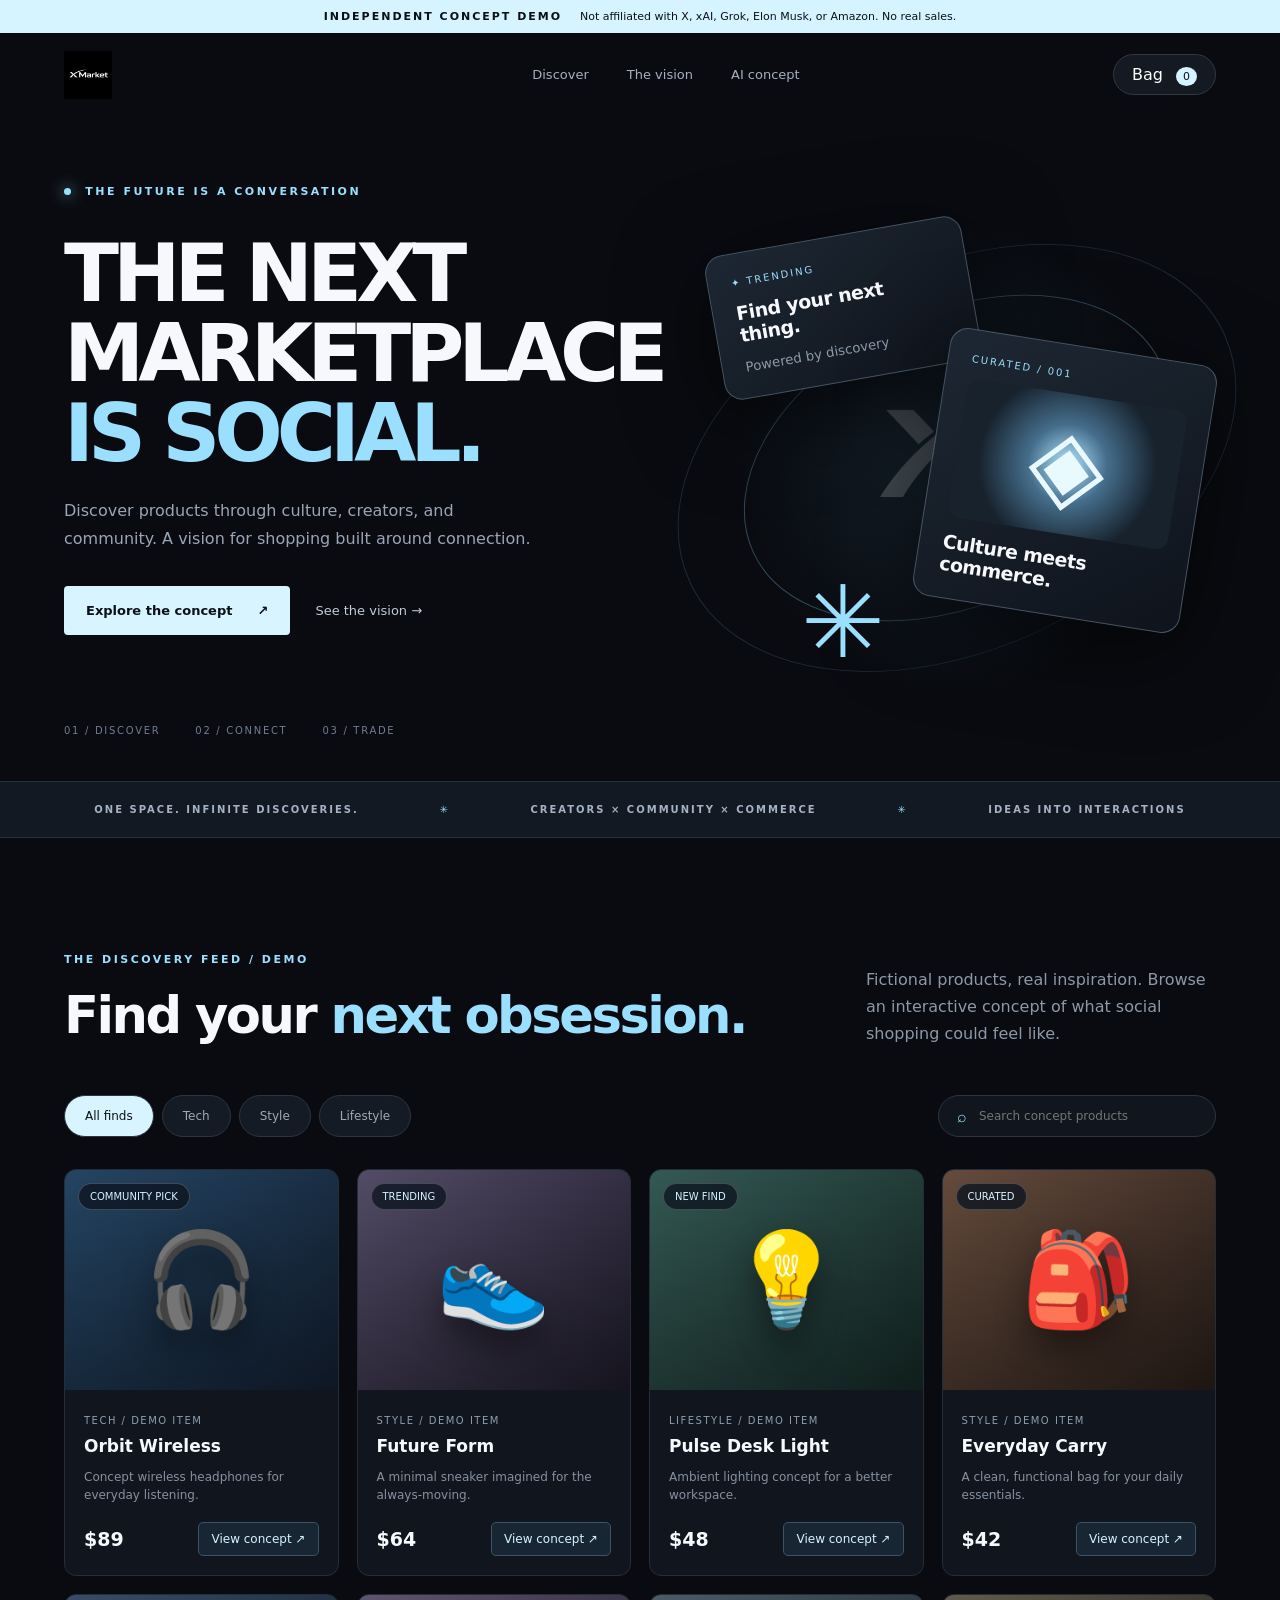
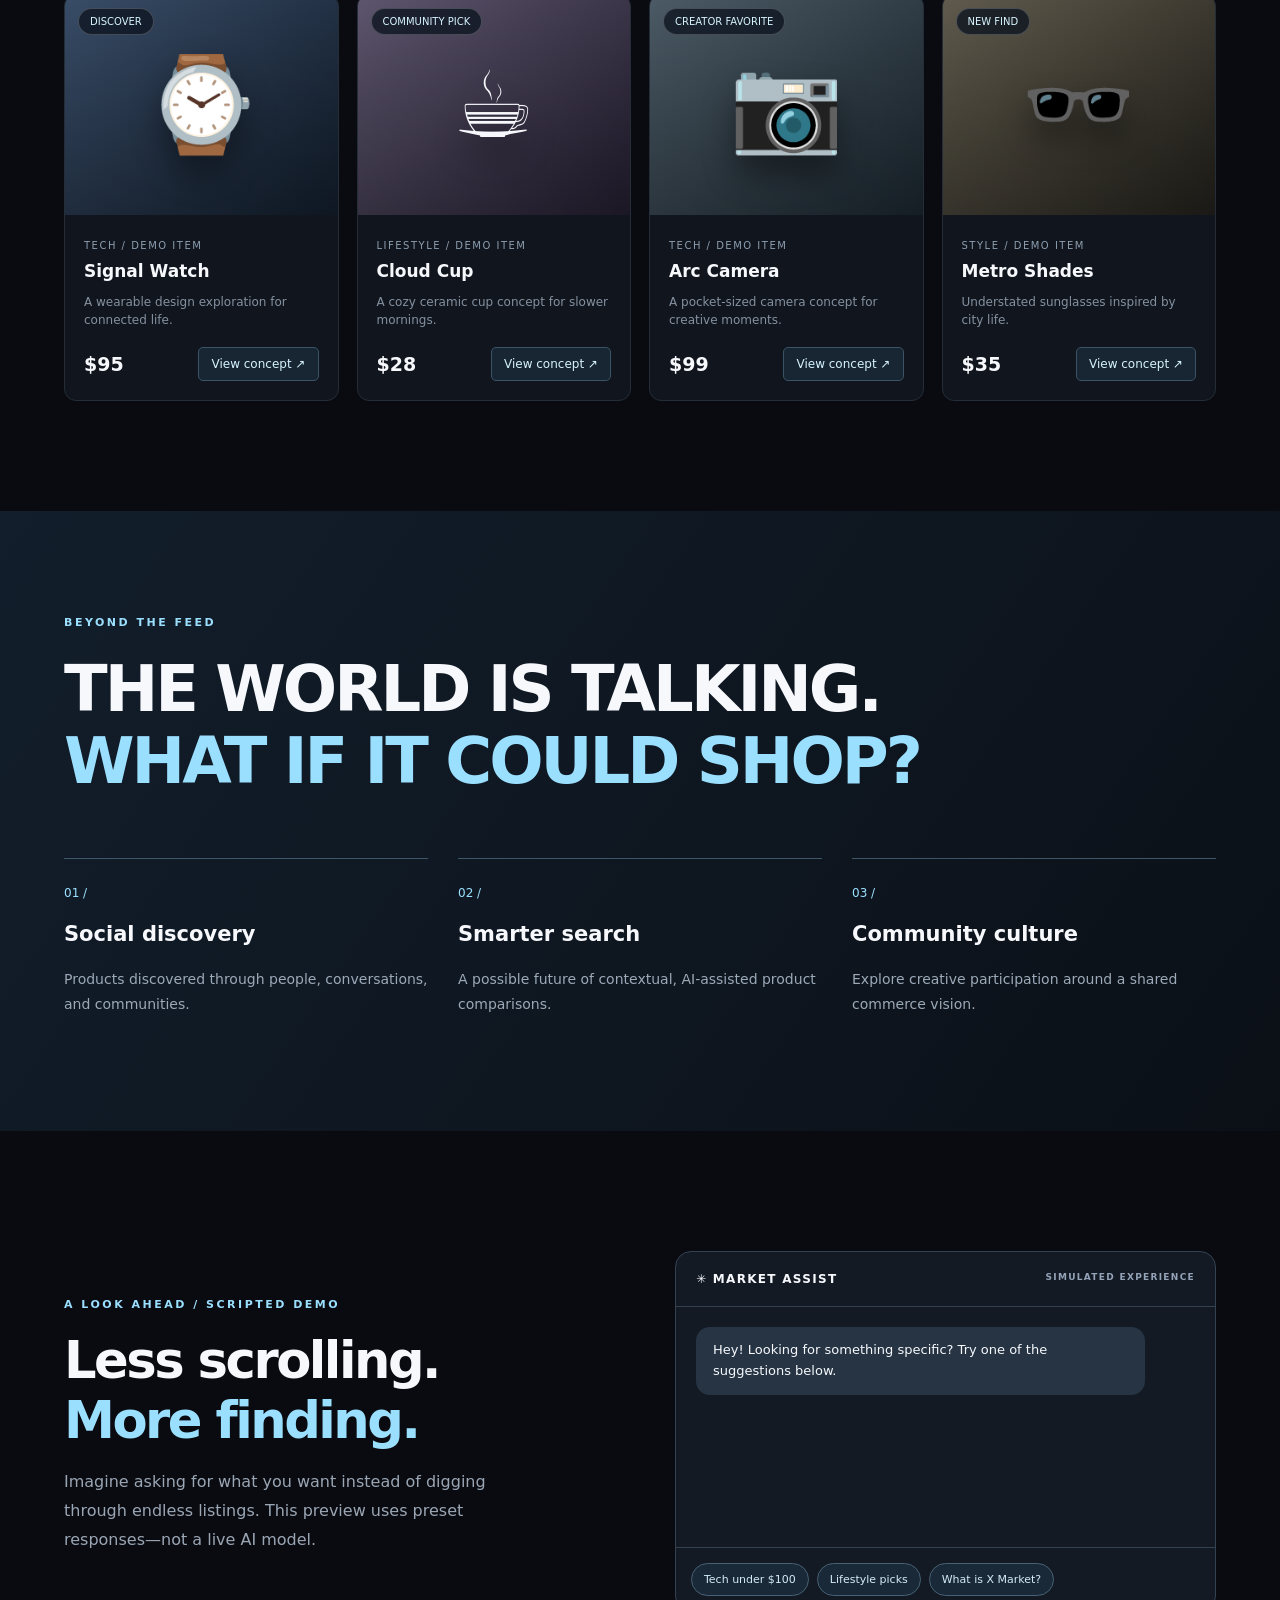
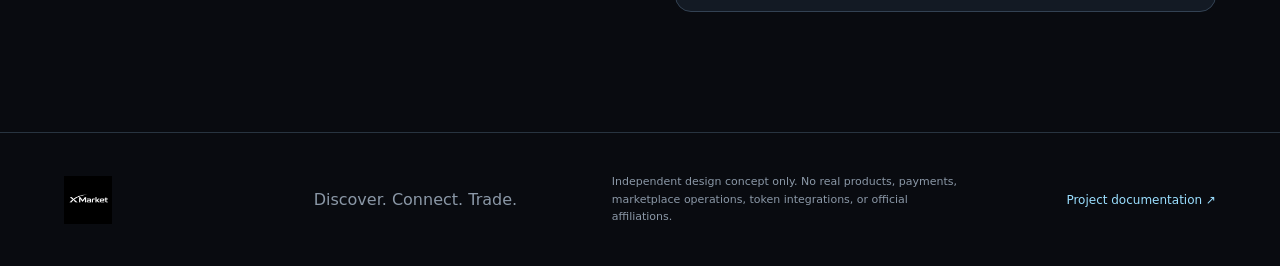
<file: index.html>
<!DOCTYPE html>
<html lang="en">
<head>
  <meta charset="UTF-8">
  <meta name="viewport" content="width=device-width, initial-scale=1">
  <title>X Market</title>
  <meta http-equiv="refresh" content="0; url=./prototype/index.html">
</head>
<body>
  <p>Opening X Market...</p>
  <a href="./prototype/index.html">Enter X Market</a>
</body>
</html>
</file>
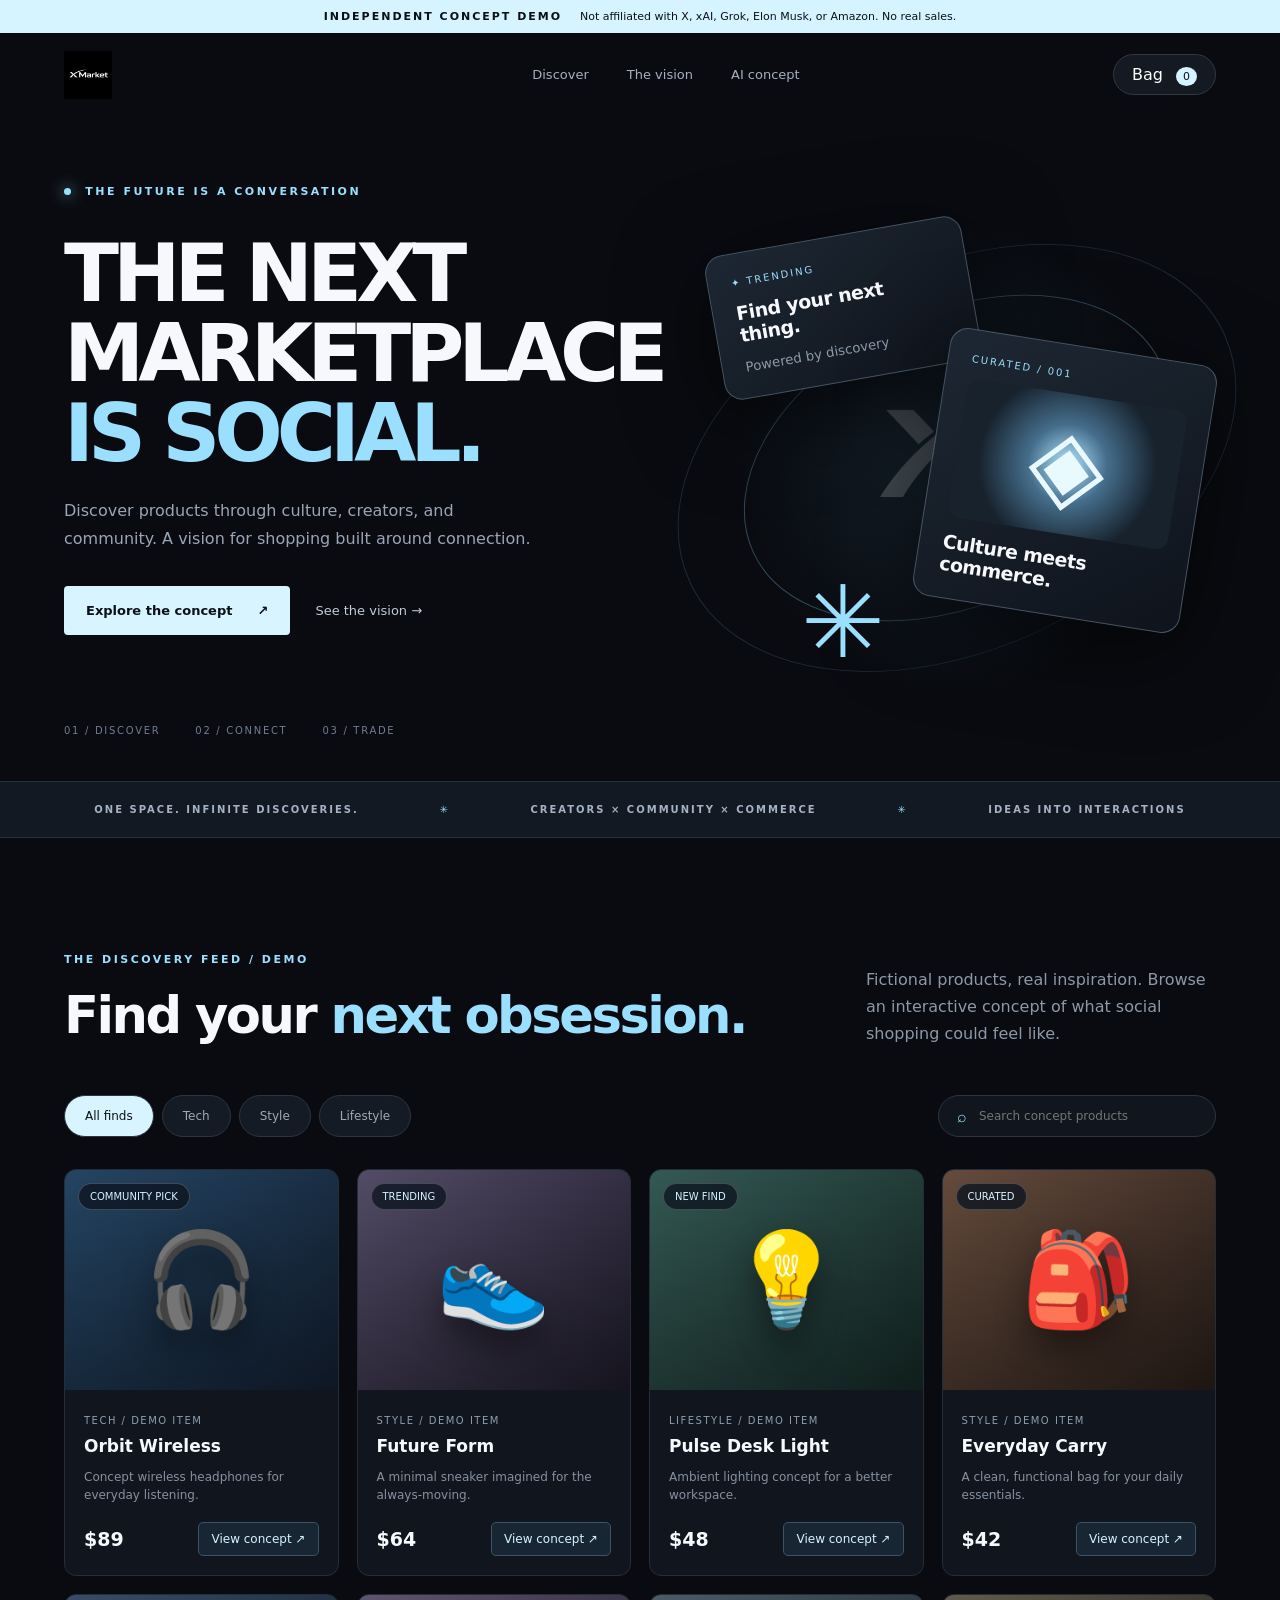
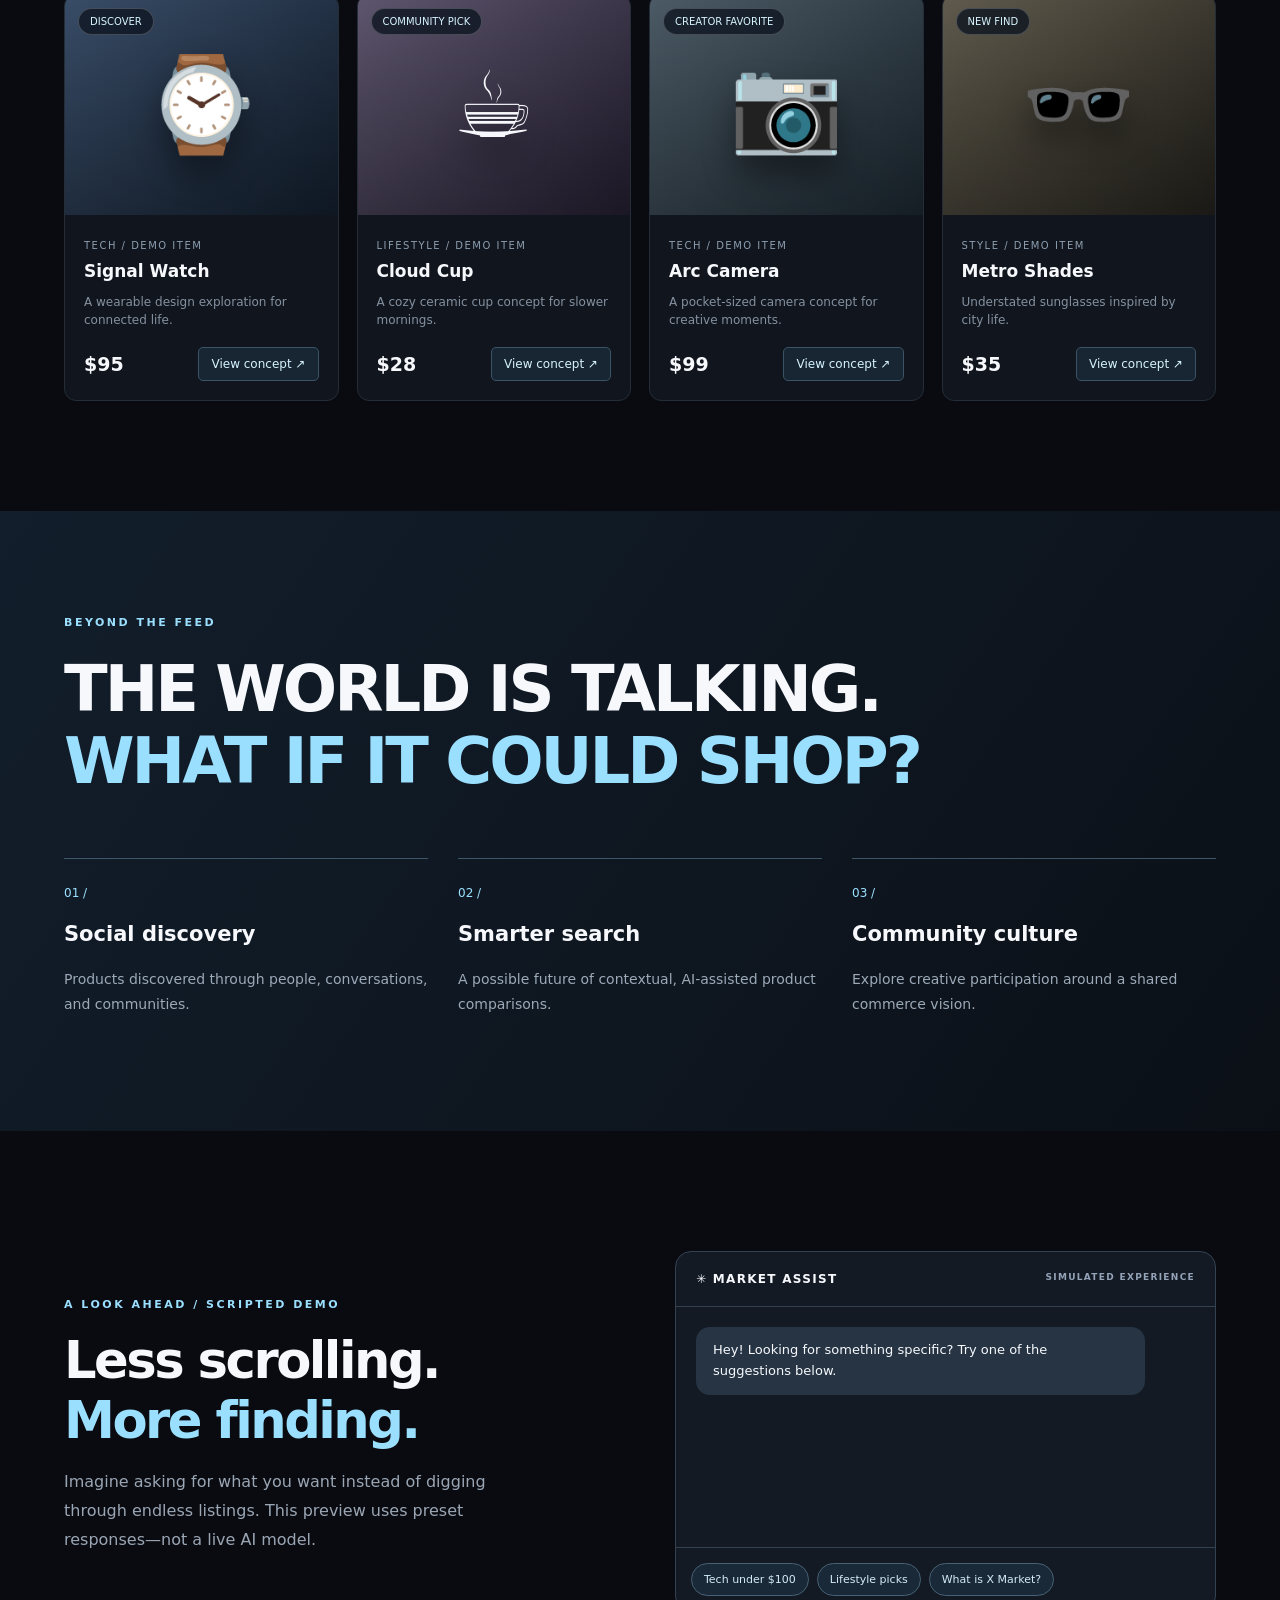
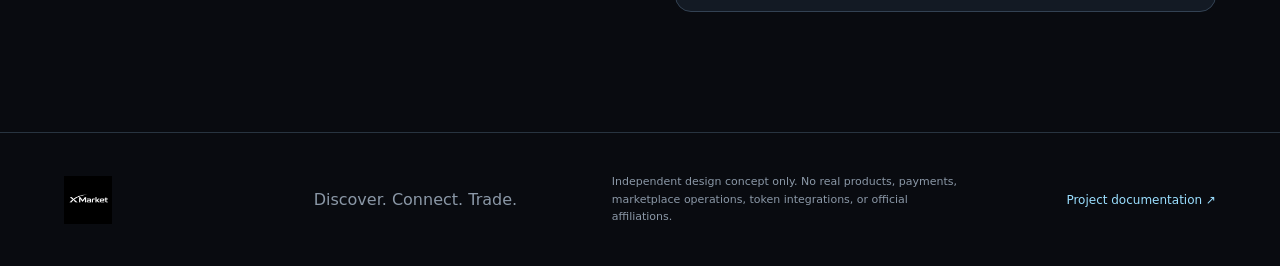
<file: prototype/index.html>
<!doctype html>
<html lang="en"><head><meta charset="utf-8"><meta name="viewport" content="width=device-width,initial-scale=1"><meta name="theme-color" content="#090b10"><title>X Market — Social Commerce Concept</title><link rel="stylesheet" href="style.css"></head>
<body><div class="notice">INDEPENDENT CONCEPT DEMO <span>Not affiliated with X, xAI, Grok, Elon Musk, or Amazon. No real sales.</span></div>
<header class="nav"><a class="logo" href="#home" aria-label="X Market home"><img src="../assets/x-market-wordmark.jpg" alt="X Market" class="brand-wordmark"></a><nav aria-label="Primary"><a href="#discover">Discover</a><a href="#vision">The vision</a><a href="#assistant">AI concept</a></nav><button id="cartBtn" class="cart" type="button">Bag <span id="cartCount">0</span></button></header>
<main id="home"><section class="hero"><div class="hero-content"><span class="eyebrow"><span class="live-dot"></span> THE FUTURE IS A CONVERSATION</span><h1>THE NEXT<br>MARKETPLACE<br><em>IS SOCIAL.</em></h1><p>Discover products through culture, creators, and community. A vision for shopping built around connection.</p><div class="actions"><a class="primary" href="#discover">Explore the concept <span>↗</span></a><a class="secondary" href="#vision">See the vision →</a></div><div class="hero-foot"><span>01 / DISCOVER</span><span>02 / CONNECT</span><span>03 / TRADE</span></div></div><div class="hero-art" aria-hidden="true"><img class="hero-monogram" src="../assets/xm-monogram.jpg" alt=""><div class="orbit orbit1"></div><div class="orbit orbit2"></div><div class="floatcard one"><span>✦ TRENDING</span><strong>Find your next thing.</strong><small>Powered by discovery</small></div><div class="floatcard two"><span>CURATED / 001</span><div class="object">◈</div><strong>Culture meets commerce.</strong></div><div class="spark">✳</div></div></section>
<section class="strip"><span>ONE SPACE. INFINITE DISCOVERIES.</span><span>✳</span><span>CREATORS × COMMUNITY × COMMERCE</span><span>✳</span><span>IDEAS INTO INTERACTIONS</span></section>
<section id="discover" class="section"><div class="section-top"><div><span class="kicker">THE DISCOVERY FEED / DEMO</span><h2>Find your <i>next obsession.</i></h2></div><p>Fictional products, real inspiration. Browse an interactive concept of what social shopping could feel like.</p></div><div class="filters"><div class="tabs" role="group" aria-label="Product categories"><button class="tab active" data-filter="All" type="button">All finds</button><button class="tab" data-filter="Tech" type="button">Tech</button><button class="tab" data-filter="Style" type="button">Style</button><button class="tab" data-filter="Lifestyle" type="button">Lifestyle</button></div><label class="search"><span aria-hidden="true">⌕</span><input id="search" type="search" placeholder="Search concept products" aria-label="Search concept products"></label></div><div id="products" class="products" aria-live="polite"></div></section>
<section id="vision" class="vision"><span class="kicker">BEYOND THE FEED</span><h2>THE WORLD IS TALKING.<br><i>WHAT IF IT COULD SHOP?</i></h2><div class="features"><article><span>01 /</span><h3>Social discovery</h3><p>Products discovered through people, conversations, and communities.</p></article><article><span>02 /</span><h3>Smarter search</h3><p>A possible future of contextual, AI-assisted product comparisons.</p></article><article><span>03 /</span><h3>Community culture</h3><p>Explore creative participation around a shared commerce vision.</p></article></div></section>
<section id="assistant" class="assistant-section"><div><span class="kicker">A LOOK AHEAD / SCRIPTED DEMO</span><h2>Less scrolling.<br><i>More finding.</i></h2><p>Imagine asking for what you want instead of digging through endless listings. This preview uses preset responses—not a live AI model.</p></div><div class="chatbox"><div class="chathead"><span>✳ MARKET ASSIST</span><small>SIMULATED EXPERIENCE</small></div><div id="chatMessages" class="chatmessages"><div class="bubble bot">Hey! Looking for something specific? Try one of the suggestions below.</div></div><div class="prompts"><button type="button" data-prompt="Find tech under $100">Tech under $100</button><button type="button" data-prompt="Show me lifestyle picks">Lifestyle picks</button><button type="button" data-prompt="What is X Market?">What is X Market?</button></div></div></section></main>
<footer><div class="logo"><img src="../assets/x-market-wordmark.jpg" alt="X Market" class="brand-wordmark"></div><p>Discover. Connect. Trade.</p><small>Independent design concept only. No real products, payments, marketplace operations, token integrations, or official affiliations.</small><a href="../README.md">Project documentation ↗</a></footer>
<dialog id="productDialog"><button id="closeDialog" class="close" aria-label="Close product details">×</button><div id="dialogContent"></div></dialog><dialog id="cartDialog"><button id="closeCart" class="close" aria-label="Close demo bag">×</button><h2>Your demo bag</h2><p>Preview only — no purchases or payments.</p><div id="cartItems"></div><button id="clearCart" class="primary" type="button">Clear demo bag</button></dialog><script src="script.js"></script></body></html>
</file>
<file: prototype/style.css>
:root{font-family:Inter,ui-sans-serif,system-ui,-apple-system,BlinkMacSystemFont,"Segoe UI",sans-serif;color:#f6f8fc;background:#090b10;font-synthesis:none}*{box-sizing:border-box}html{scroll-behavior:smooth}body{margin:0}button,input{font:inherit}button,a{transition:.2s}button{cursor:pointer}a{color:inherit;text-decoration:none}button:focus-visible,a:focus-visible,input:focus-visible{outline:2px solid #9de2ff;outline-offset:4px}.notice{background:#d6f4ff;color:#091018;text-align:center;padding:10px 20px;font-size:11px;font-weight:900;letter-spacing:2px}.notice span{font-weight:500;letter-spacing:0;margin-left:12px}.nav{height:83px;display:flex;align-items:center;justify-content:space-between;max-width:1400px;margin:auto;padding:0 5%}.logo{font-size:21px;font-weight:950;letter-spacing:-1px}.logo-x{font-weight:300;font-size:28px;margin-right:5px}.logo-dot{color:#85dcff}.nav nav{display:flex;gap:38px;color:#a8afbf;font-size:13px}.nav nav a:hover{color:white}.cart{border:1px solid #323843;border-radius:30px;padding:10px 18px;background:#141922;color:white}.cart span{background:#d6f4ff;color:#111;border-radius:50%;padding:3px 7px;margin-left:8px;font-size:11px}.hero{min-height:610px;display:grid;grid-template-columns:1.1fr .9fr;max-width:1400px;margin:auto;padding:64px 5% 45px;overflow:hidden}.hero-content{position:relative;z-index:2}.eyebrow,.kicker{font-size:11px;letter-spacing:2.5px;color:#9bdfff;font-weight:800}.live-dot{display:inline-block;width:7px;height:7px;background:#9bdfff;border-radius:50%;margin-right:8px;box-shadow:0 0 15px #9bdfff}.hero h1{font-size:clamp(48px,6.3vw,96px);line-height:.99;letter-spacing:-6px;margin:35px 0 24px;font-weight:950}.hero h1 em,.section h2 i,.vision h2 i,.assistant-section h2 i{font-style:normal;color:#9bdfff}.hero p{max-width:470px;color:#9ca5b5;line-height:1.75;font-size:16px}.actions{display:flex;align-items:center;gap:25px;margin-top:33px}.primary{display:inline-flex;justify-content:space-between;align-items:center;gap:25px;padding:17px 22px;border:0;border-radius:4px;background:#d8f5ff;color:#0c1118;font-size:13px;font-weight:800}.primary:hover{background:#9bdfff}.secondary{font-size:13px;color:#c2cbd7}.hero-foot{display:flex;gap:35px;margin-top:90px;color:#707d90;font-size:10px;letter-spacing:1.7px}.hero-art{position:relative;min-height:450px;display:grid;place-items:center}.hero-art:before{content:"";position:absolute;inset:0;background:radial-gradient(ellipse,#29465a66,transparent 60%)}.orbit{position:absolute;width:450px;height:450px;border:1px solid #334b5b;border-radius:50%;transform:rotate(-25deg) scaleY(.65)}.orbit2{width:590px;height:590px;opacity:.5}.floatcard{position:absolute;background:linear-gradient(145deg,#1d2733,#0f141c);border:1px solid #455464;box-shadow:0 20px 90px #0009;border-radius:18px;padding:23px;display:flex;flex-direction:column;gap:14px}.floatcard span{font-size:10px;letter-spacing:2px;color:#9bdfff}.floatcard strong{font-size:19px;letter-spacing:-.5px}.floatcard small{color:#8c9ba9}.floatcard.one{width:260px;top:55px;left:3%;transform:rotate(-10deg)}.floatcard.two{width:270px;top:165px;right:3%;transform:rotate(9deg)}.object{height:140px;background:radial-gradient(circle,#b3e7ff,#456e8c 30%,#17222d 68%);border-radius:12px;display:grid;place-items:center;font-size:100px;color:#e9faff}.spark{font-size:100px;position:absolute;left:20%;bottom:10%;color:#9bdfff}.strip{background:#121923;border-block:1px solid #26313e;padding:22px 5%;display:flex;justify-content:space-around;gap:20px;color:#a5b2c3;font-size:10px;letter-spacing:2px;font-weight:800}.strip span:nth-child(even){color:#9bdfff}.section{max-width:1400px;margin:auto;padding:110px 5%}.section-top{display:flex;align-items:end;justify-content:space-between;gap:40px}.section h2,.assistant-section h2{font-size:clamp(35px,4vw,58px);letter-spacing:-2.5px;margin:18px 0}.section-top p{max-width:350px;color:#8e99a8;line-height:1.7}.filters{display:flex;justify-content:space-between;gap:20px;flex-wrap:wrap;margin:32px 0}.tabs{display:flex;gap:8px;flex-wrap:wrap}.tab{background:#151b24;color:#9da9b8;border:1px solid #2b3440;border-radius:30px;padding:11px 20px;font-size:12px}.tab.active,.tab:hover{background:#d8f5ff;color:#0b1017}.search{display:flex;gap:10px;align-items:center;border:1px solid #2b3440;border-radius:30px;padding:0 18px;background:#11161e;color:#9bdfff}.search input{background:transparent;border:0;color:white;outline:none;min-height:40px;width:220px;font-size:12px}.products{display:grid;grid-template-columns:repeat(4,minmax(0,1fr));gap:18px}.product{background:#11161e;border:1px solid #242d38;border-radius:12px;overflow:hidden}.product:hover{border-color:#7ebad3;transform:translateY(-3px)}.product-art{height:220px;display:grid;place-items:center;font-size:92px;position:relative;overflow:hidden}.product-art:after{content:"";position:absolute;inset:0;background:linear-gradient(0deg,#0003,transparent)}.product-art span{filter:drop-shadow(0 18px 16px #0006);z-index:1}.product-art small{position:absolute;left:13px;top:13px;background:#0d1520c9;border:1px solid #fff3;border-radius:20px;padding:7px 11px;font-size:10px;color:#d6f4ff;z-index:2}.product-info{padding:19px}.product-info .category{color:#8d9eaf;font-size:10px;letter-spacing:1.5px;text-transform:uppercase}.product-info h3{font-size:17px;margin:8px 0}.product-info p{color:#8591a0;font-size:12px;min-height:36px;line-height:1.5}.product-bottom{display:flex;justify-content:space-between;align-items:center;margin-top:18px}.product-bottom strong{font-size:19px}.product-bottom button{border:1px solid #3b5366;background:#182634;color:#d6f4ff;border-radius:5px;padding:9px 12px;font-size:12px}.vision{background:linear-gradient(125deg,#121e2b,#0b1017);padding:100px max(5%,calc((100vw - 1260px)/2))}.vision h2{font-size:clamp(40px,5vw,75px);line-height:1.12;letter-spacing:-3px;margin:24px 0 60px}.features{display:grid;grid-template-columns:repeat(3,1fr);gap:30px}.features article{border-top:1px solid #3d5668;padding-top:23px}.features article span{color:#9bdfff;font-size:12px}.features h3{font-size:21px}.features p{color:#9ca9b8;line-height:1.8;font-size:14px}.assistant-section{max-width:1400px;margin:auto;padding:120px 5%;display:grid;grid-template-columns:1fr 1fr;gap:70px;align-items:center}.assistant-section>div>p{color:#9ba6b5;line-height:1.8;max-width:430px}.chatbox{border:1px solid #334253;background:#131a24;border-radius:16px;overflow:hidden}.chathead{padding:20px;display:flex;justify-content:space-between;border-bottom:1px solid #334253;font-weight:900;font-size:12px;letter-spacing:1.3px}.chathead small{font-size:9px;color:#94a3b8}.chatmessages{height:240px;overflow:auto;padding:20px;display:flex;flex-direction:column;gap:13px}.bubble{padding:13px 17px;border-radius:14px;max-width:90%;font-size:13px;line-height:1.6}.bubble.bot{background:#263444;align-self:flex-start}.bubble.user{background:#d8f5ff;color:#0b1017;align-self:flex-end}.prompts{border-top:1px solid #334253;padding:15px;display:flex;gap:8px;flex-wrap:wrap}.prompts button{border:1px solid #476174;color:#d4ecf7;background:#192938;border-radius:25px;padding:9px 12px;font-size:11px}footer{border-top:1px solid #283440;padding:40px 5%;display:flex;align-items:center;justify-content:space-between;gap:20px;flex-wrap:wrap}footer p,footer small{color:#8b98a7}footer small{max-width:360px;font-size:11px;line-height:1.6}footer a{color:#9bdfff;font-size:12px}dialog{width:min(460px,90vw);background:#151d28;color:#fff;border:1px solid #466075;border-radius:16px;padding:28px;box-shadow:0 20px 100px #000b}dialog::backdrop{background:#000b}.close{float:right;background:transparent;border:0;color:#fff;font-size:26px}.modal-icon{font-size:90px;text-align:center;padding:20px}dialog p{color:#a8b4c2;line-height:1.7}#cartItems{margin:20px 0}#cartItems>div{display:flex;justify-content:space-between;border-bottom:1px solid #344050;padding:12px 0}#cartItems button{background:none;color:#9bdfff;border:0}#clearCart{margin-top:15px}@media(max-width:1050px){.products{grid-template-columns:repeat(2,1fr)}.hero h1{letter-spacing:-3px}.hero-art{min-height:390px}.floatcard.one{left:-8%}.floatcard.two{right:-5%}}@media(max-width:720px){.notice{font-size:9px}.notice span{display:block;margin:4px 0 0}.nav{height:72px}.nav nav{display:none}.hero{grid-template-columns:1fr;padding-top:55px}.hero h1{font-size:clamp(48px,12vw,72px)}.hero-art{min-height:350px}.floatcard.one{left:8%;top:25px}.floatcard.two{right:7%;top:130px}.hero-foot{margin-top:50px;gap:15px}.strip{flex-wrap:wrap;text-align:center}.section{padding-top:70px;padding-bottom:70px}.section-top{display:block}.products{grid-template-columns:repeat(2,minmax(0,1fr));gap:10px}.product-art{height:155px;font-size:65px}.product-info{padding:12px}.product-info h3{font-size:14px}.product-info p{font-size:11px}.product-bottom{gap:8px}.product-bottom strong{font-size:15px}.product-bottom button{font-size:10px;padding:7px}.features{grid-template-columns:1fr}.vision{padding:70px 5%}.assistant-section{grid-template-columns:1fr;gap:25px;padding:70px 5%}.search{width:100%}.search input{width:100%}}@media(max-width:390px){.products{grid-template-columns:1fr}.product-art{height:220px}}

/* User-provided X Market branding */
.brand-wordmark{display:block;width:155px;max-width:100%;height:48px;object-fit:contain;object-position:left center}
.hero-monogram{position:absolute;inset:15% 15% auto auto;width:65%;height:65%;object-fit:contain;opacity:.20;mix-blend-mode:screen;pointer-events:none}
</file>
